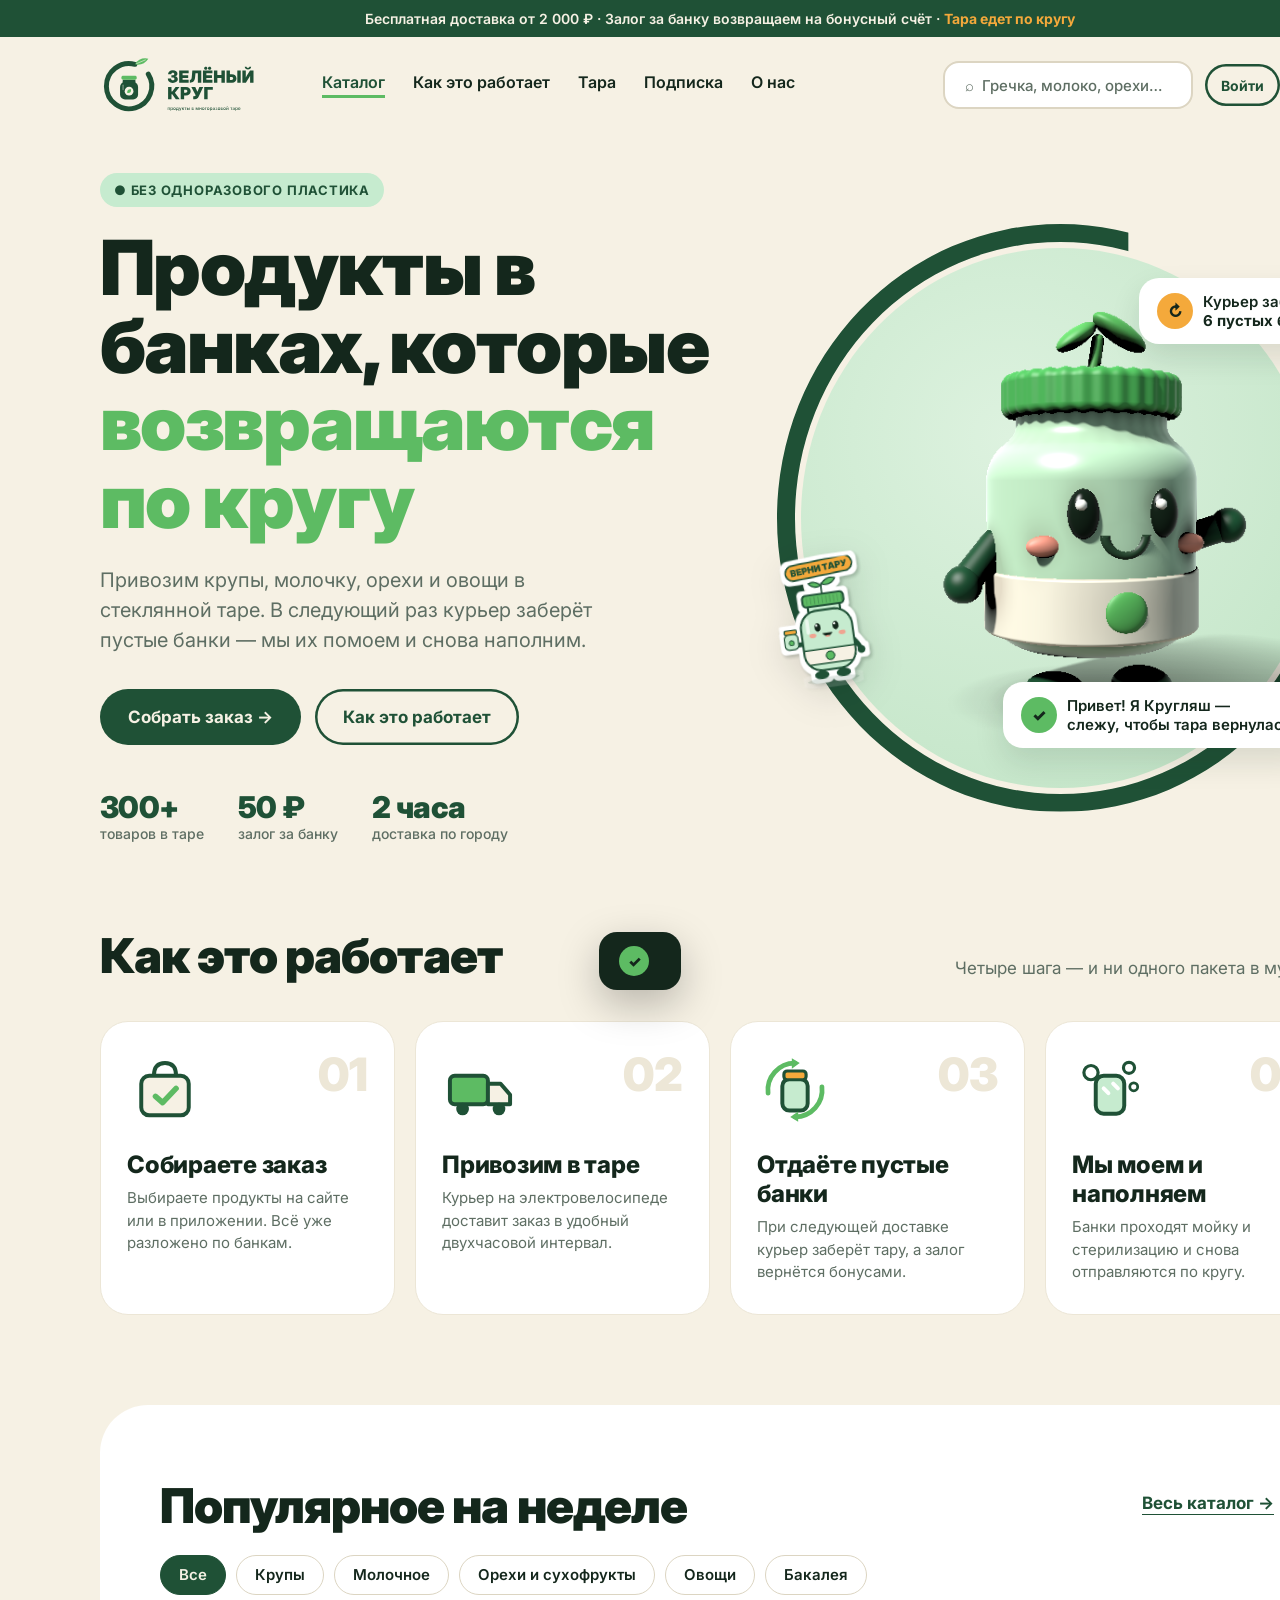
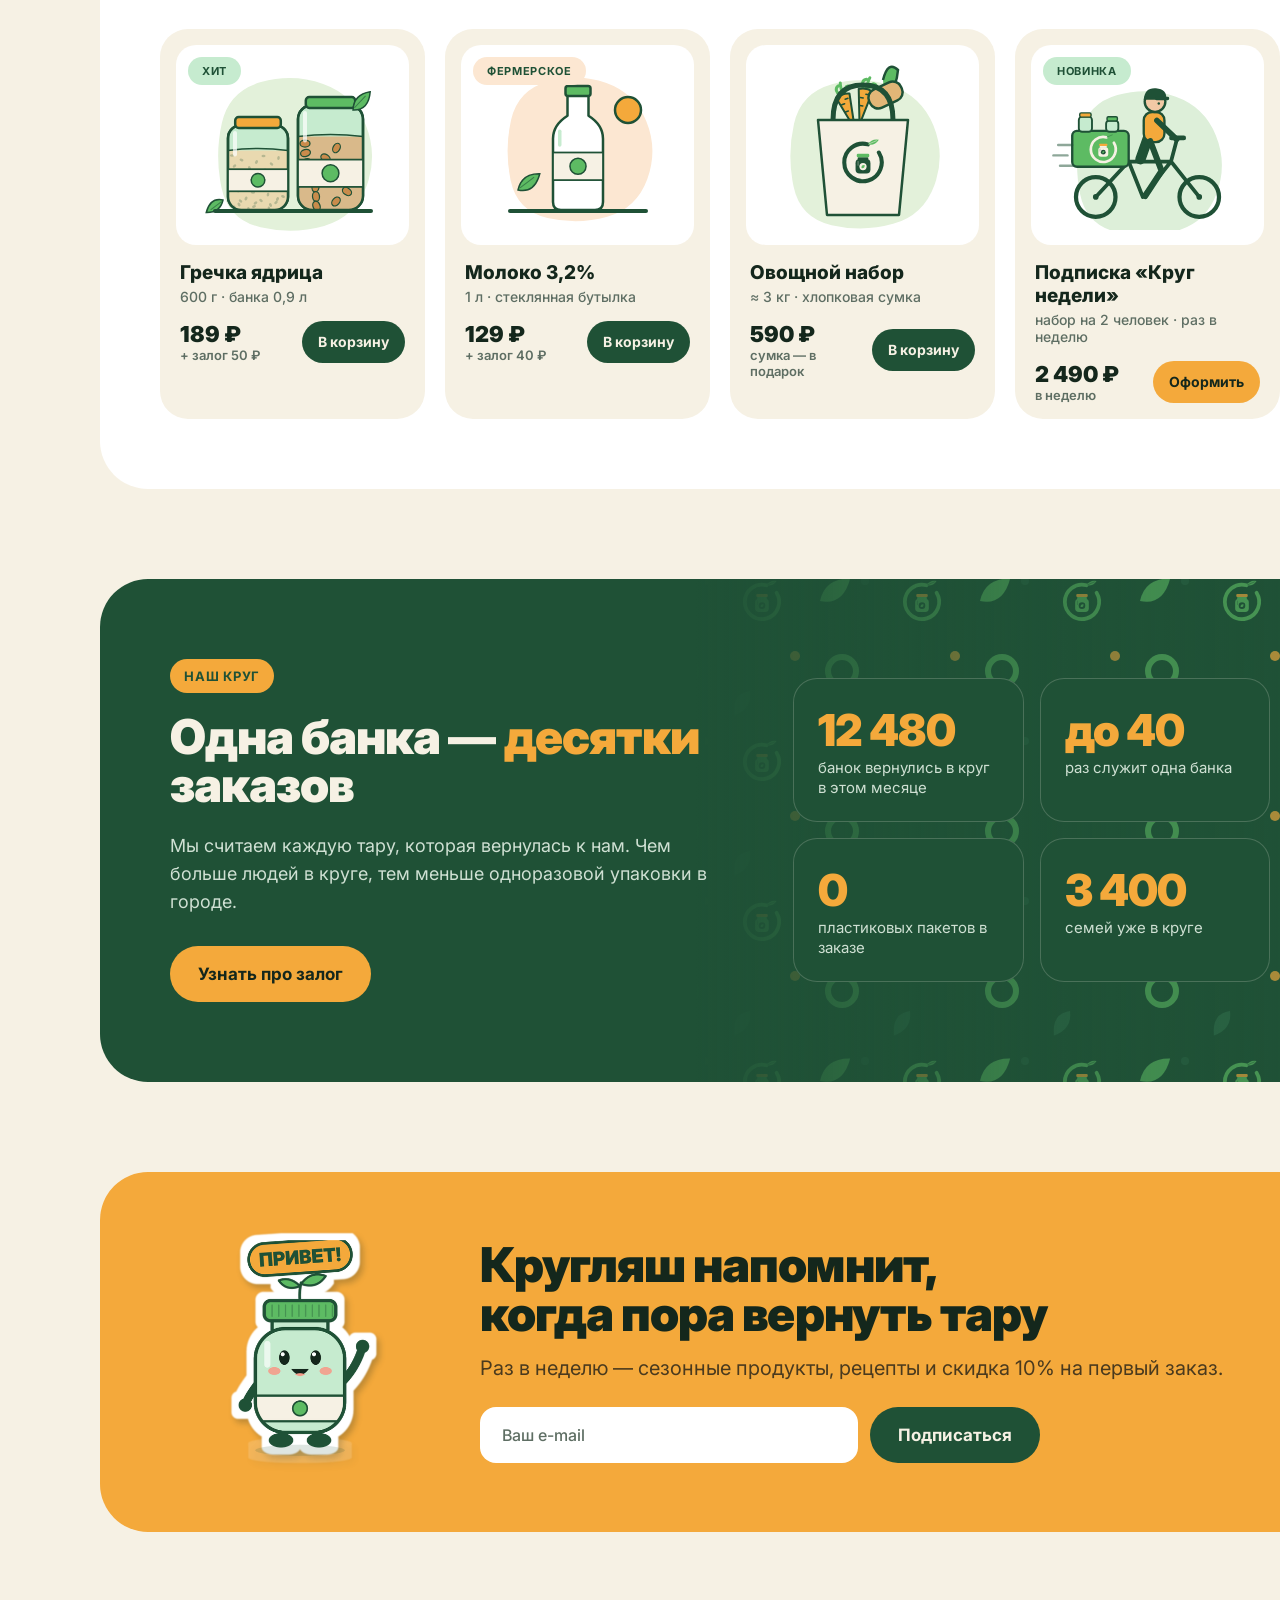
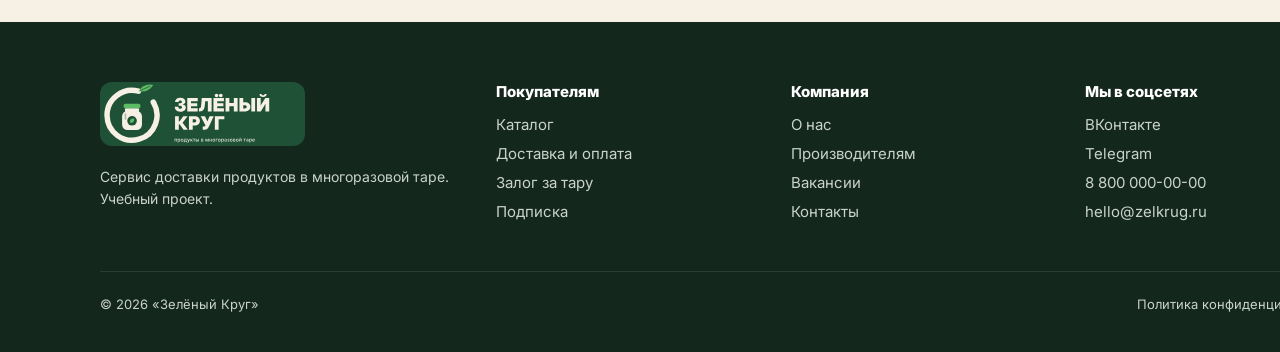
<file: index.html>
<!DOCTYPE html>
<html lang="ru"><head><meta charset="utf-8">
<title>Зелёный Круг</title>
<meta http-equiv="refresh" content="0; url=docs/index.html">
<link rel="canonical" href="docs/index.html">
<style>body{font-family:sans-serif;background:#F6F1E4;color:#1F5136;display:grid;place-items:center;height:100vh;margin:0}</style>
</head><body><p>Открываем сайт… <a href="docs/index.html">Перейти вручную</a></p>
<script>location.replace('docs/index.html')</script></body></html>
</file>
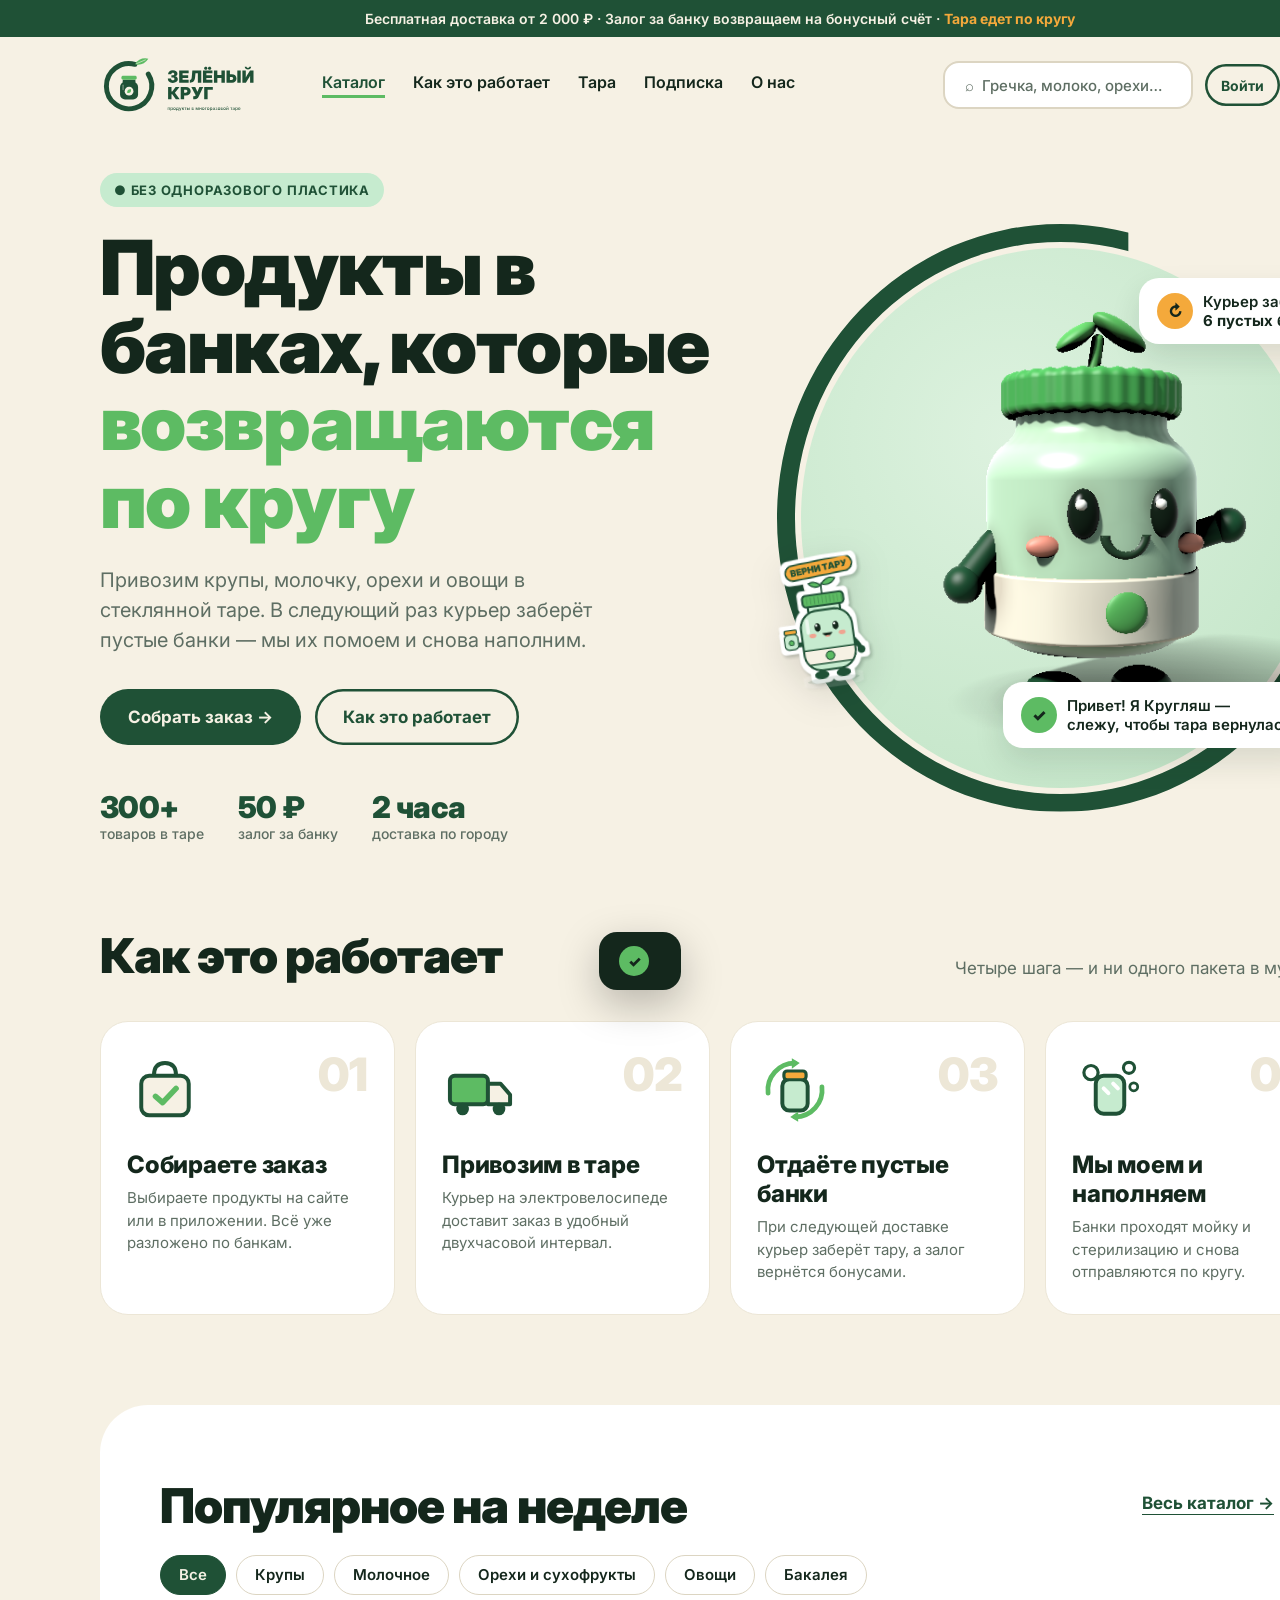
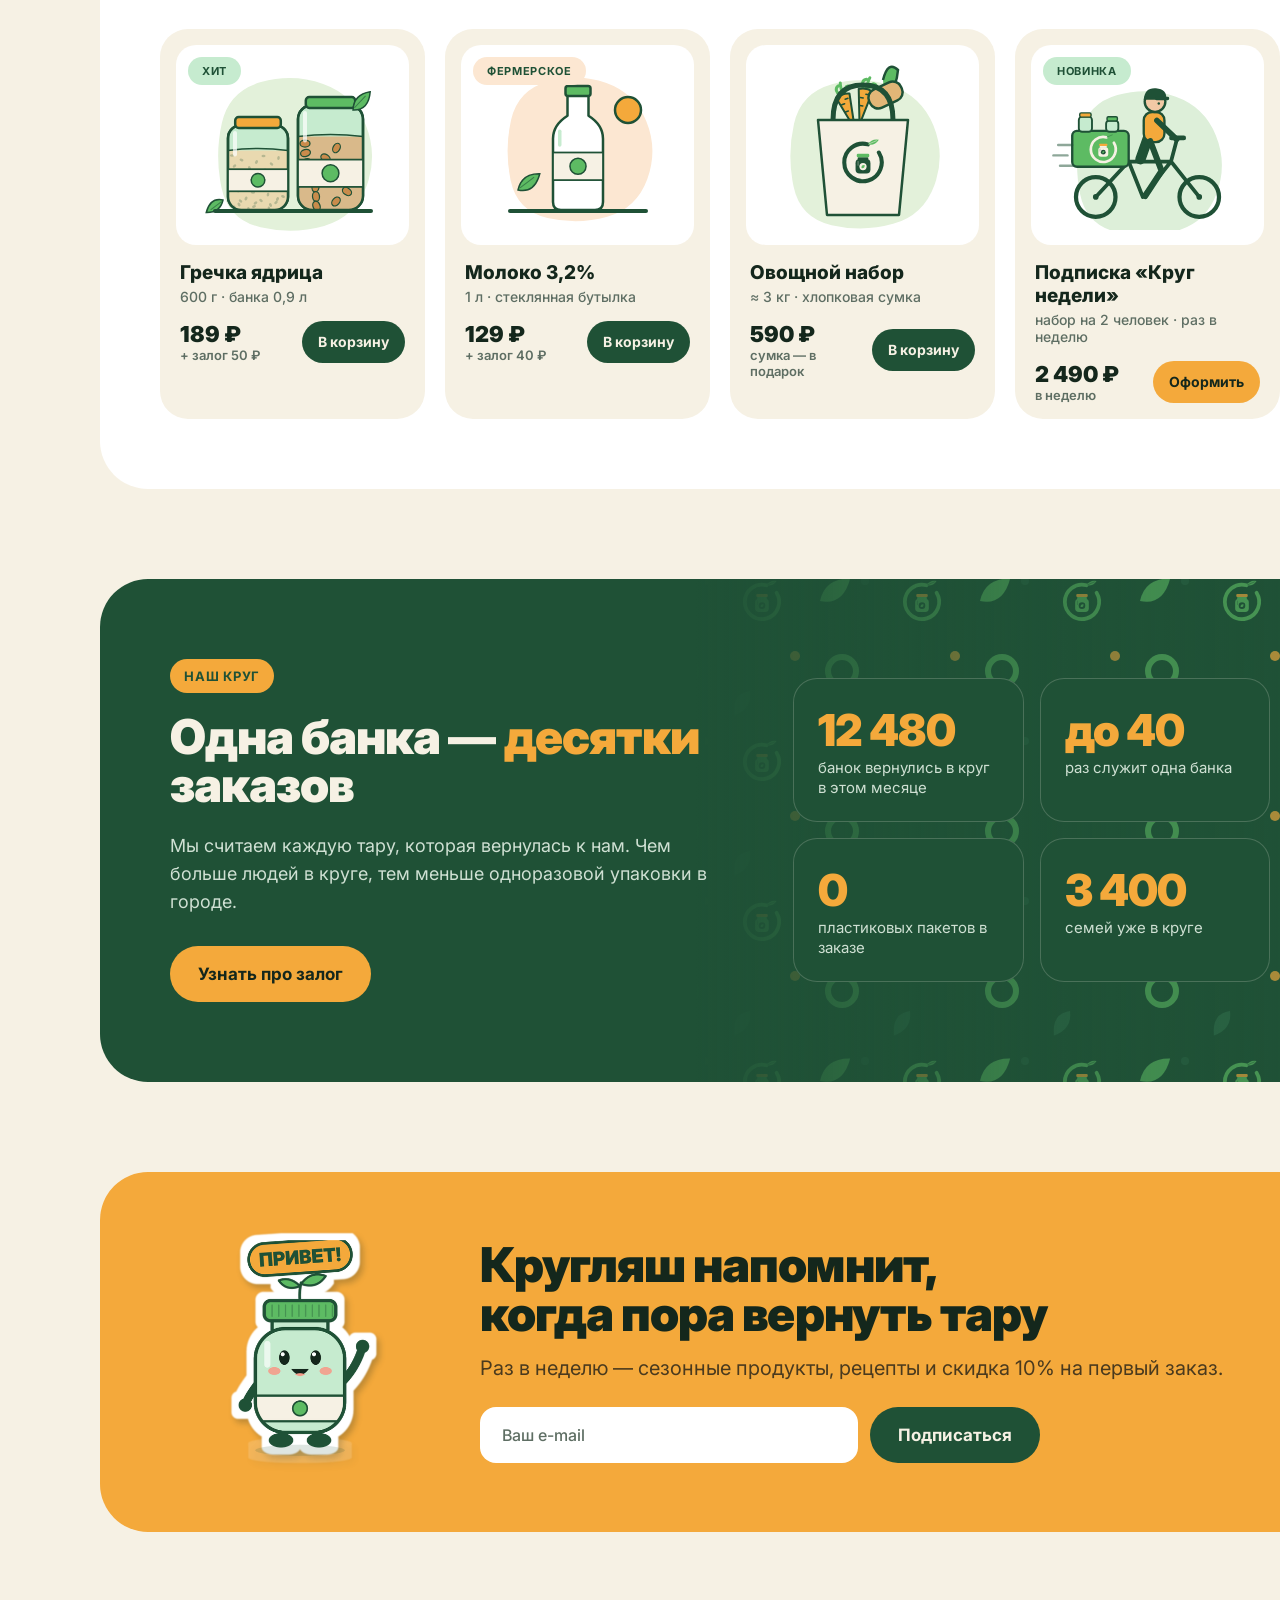
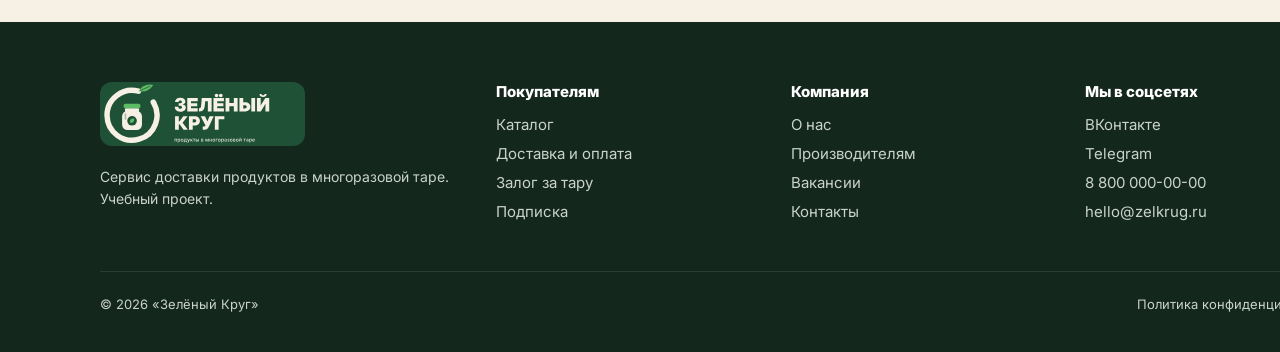
<file: docs/index.html>
<!DOCTYPE html>
<html lang="ru"><head><meta charset="utf-8">
<meta name="color-scheme" content="only light"><meta name="darkreader-lock">
<link rel="preconnect" href="https://fonts.googleapis.com"><link rel="preconnect" href="https://fonts.gstatic.com" crossorigin>
<link href="https://fonts.googleapis.com/css2?family=Inter:wght@400;500;600;700;800;900&display=swap" rel="stylesheet">
<title>Зелёный Круг — продукты в многоразовой таре</title>
<link rel="icon" href="assets/favicon.svg"><link rel="stylesheet" href="style.css">
<style>
body{width:1440px}
.wrap{width:1240px;margin:0 auto}
.topbar{background:var(--dark);color:var(--cream);font:600 14px Inter,system-ui,-apple-system,"Segoe UI",Roboto,Arial,sans-serif;text-align:center;padding:10px 0}
.topbar b{color:var(--pumpkin)}
header{display:flex;align-items:center;gap:36px;height:96px}
header img{height:58px}
nav{display:flex;gap:28px;font:600 16px Inter,system-ui,-apple-system,"Segoe UI",Roboto,Arial,sans-serif}
nav a{color:var(--ink);text-decoration:none}
nav a.on{color:var(--dark);box-shadow:inset 0 -3px 0 var(--green);padding-bottom:6px}
.hdr-right{margin-left:auto;display:flex;gap:12px;align-items:center}
.search{width:250px;height:48px;font-size:15px}
.cart{position:relative;width:48px;height:48px;border-radius:50%;background:var(--dark);display:grid;place-items:center}
.cart i{position:absolute;top:-4px;right:-4px;background:var(--pumpkin);color:var(--ink);font:800 12px Inter,system-ui,-apple-system,"Segoe UI",Roboto,Arial,sans-serif;width:22px;height:22px;border-radius:50%;display:grid;place-items:center;font-style:normal}
.hero{display:grid;grid-template-columns:1.05fr .95fr;gap:20px;align-items:center;padding:40px 0 70px}
.hero h1 span{color:var(--green)}
.hero p.lead{margin:26px 0 34px;max-width:540px}
.hero .ctas{display:flex;gap:14px}
.facts{display:flex;gap:34px;margin-top:44px}
.facts div{font:500 14px Inter,system-ui,-apple-system,"Segoe UI",Roboto,Arial,sans-serif;color:var(--muted)}
.facts b{display:block;font:900 30px "Inter Display",Inter,system-ui,-apple-system,"Segoe UI",Roboto,Arial,sans-serif;color:var(--dark);letter-spacing:-.02em}
.stage{position:relative;height:580px}
.stage .disc{position:absolute;inset:30px 20px 10px 40px;border-radius:50%;background:radial-gradient(circle at 40% 35%,#DDF2DF,#BFE3C4)}
.stage .ring{position:absolute;inset:6px -4px -14px 16px;border-radius:50%;border:18px solid var(--dark);clip-path:polygon(0 0,62% 0,62% 30%,100% 30%,100% 100%,0 100%)}
.stage .m3d{position:absolute;left:70px;top:40px;width:520px}
.stage .st{position:absolute;width:150px;filter:drop-shadow(0 10px 18px rgba(0,0,0,.12))}
.bubble{position:absolute;background:#fff;border-radius:20px;padding:14px 18px;font:600 15px Inter,system-ui,-apple-system,"Segoe UI",Roboto,Arial,sans-serif;box-shadow:0 14px 30px rgba(20,39,28,.12);display:flex;gap:10px;align-items:center}
.bubble .dot{width:36px;height:36px;border-radius:50%;background:var(--pumpkin);display:grid;place-items:center;font:900 16px "Inter Display",Inter,system-ui,-apple-system,"Segoe UI",Roboto,Arial,sans-serif}
section{padding:90px 0}
.sec-head{display:flex;justify-content:space-between;align-items:end;margin-bottom:40px}
.steps{display:grid;grid-template-columns:repeat(4,1fr);gap:20px}
.step{background:#fff;border-radius:var(--r-lg);padding:30px 26px;position:relative;border:1.5px solid #ECE6D6}
.step img{width:76px;height:76px}
.step .n{position:absolute;top:24px;right:26px;font:900 46px "Inter Display",Inter,system-ui,-apple-system,"Segoe UI",Roboto,Arial,sans-serif;color:#EDE7D7}
.step h3{margin:18px 0 8px}
.step p{color:var(--muted);line-height:1.5;font-size:15px}
.cat{background:#fff;border-radius:48px;padding:70px 60px}
.chips{display:flex;gap:10px;margin-bottom:34px}
.grid4{display:grid;grid-template-columns:repeat(4,1fr);gap:20px}
.prod{background:var(--cream);border-radius:var(--r-lg);padding:16px;border:0}
.prod .im{height:200px;border-radius:20px;background:#fff;display:grid;place-items:center;overflow:hidden;position:relative}
.prod .im img{height:190px}
.prod .im .tag{position:absolute;left:12px;top:12px;height:28px;font-size:11px}
.prod h4{font:800 19px "Inter Display",Inter,system-ui,-apple-system,"Segoe UI",Roboto,Arial,sans-serif;margin:16px 4px 4px}
.prod .meta{font:500 14px Inter,system-ui,-apple-system,"Segoe UI",Roboto,Arial,sans-serif;color:var(--muted);margin:0 4px 16px}
.prod .row{display:flex;align-items:center;justify-content:space-between;margin:0 4px}
.prod .price{font:900 22px "Inter Display",Inter,system-ui,-apple-system,"Segoe UI",Roboto,Arial,sans-serif} .prod .price small{font:600 13px Inter,system-ui,-apple-system,"Segoe UI",Roboto,Arial,sans-serif;color:var(--muted);display:block}
.eco{background:linear-gradient(90deg,#1F5136 0,#1F5136 48%,rgba(31,81,54,.55) 75%,rgba(31,81,54,.3)),url(assets/pattern_dark_preview.svg) center/960px,#1F5136;border-radius:48px;color:var(--cream);padding:80px 70px;display:grid;grid-template-columns:1.1fr .9fr;gap:40px;align-items:center;position:relative;overflow:hidden}
.eco h2{color:var(--cream)} .eco h2 span{color:var(--pumpkin)}
.eco p{color:#CFE0D3;font-size:18px;line-height:1.55;margin:22px 0 30px;max-width:540px}
.eco .nums{display:grid;grid-template-columns:1fr 1fr;gap:16px}
.eco .num{background:rgba(246,241,228,.08);border:1.5px solid rgba(246,241,228,.2);border-radius:24px;padding:24px;backdrop-filter:blur(4px);background-color:#1F5136}
.eco .num b{font:900 44px "Inter Display",Inter,system-ui,-apple-system,"Segoe UI",Roboto,Arial,sans-serif;color:var(--pumpkin);display:block;letter-spacing:-.02em}
.eco .num span{font-size:15px;color:#CFE0D3}
.sub{display:grid;grid-template-columns:auto 1fr;gap:50px;align-items:center;background:var(--pumpkin);border-radius:48px;padding:50px 70px}
.sub img{width:260px}
.sub form{display:flex;gap:12px;margin-top:24px;max-width:560px}
.sub .input{border-color:transparent}
footer{background:var(--ink);color:#C9D3CC;padding:60px 0 40px;margin-top:90px}
footer .cols{display:grid;grid-template-columns:1.4fr 1fr 1fr 1fr;gap:40px}
footer h5{font:800 15px Inter,system-ui,-apple-system,"Segoe UI",Roboto,Arial,sans-serif;color:#fff;margin-bottom:14px}
footer li{list-style:none;font-size:15px;margin-bottom:10px}
footer .bot{border-top:1px solid #2B3D31;margin-top:40px;padding-top:24px;font-size:13px;display:flex;justify-content:space-between}
</style></head><body>
<div class="topbar">Бесплатная доставка от 2 000 ₽ · Залог за банку возвращаем на бонусный счёт · <b>Тара едет по кругу</b></div>
<div class="wrap">
<header>
  <img src="assets/logo_horizontal.svg" alt="Зелёный Круг">
  <nav><a class="on" data-go="catalog">Каталог</a><a data-go="how">Как это работает</a><a data-go="eco">Тара</a><a data-go="sub">Подписка</a><a data-go="footer">О нас</a></nav>
  <div class="hdr-right">
    <input id="search" class="input search" placeholder="⌕  Гречка, молоко, орехи…">
    <button class="btn btn-secondary btn-sm" data-toast="Личный кабинет появится в следующей версии">Войти</button>
    <div class="cart"><svg width="22" height="22" viewBox="0 0 24 24" fill="none" stroke="#F6F1E4" stroke-width="2.4" stroke-linecap="round"><path d="M5 8h14l-1.5 12h-11z"/><path d="M9 8a3 3 0 0 1 6 0"/></svg><i id="cartCount">3</i></div>
  </div>
</header>

<div class="hero">
  <div>
    <span class="tag">● без одноразового пластика</span>
    <h1 class="display" style="margin-top:22px">Продукты в банках, которые <span>возвращаются по&nbsp;кругу</span></h1>
    <p class="lead">Привозим крупы, молочку, орехи и овощи в стеклянной таре. В следующий раз курьер заберёт пустые банки — мы их помоем и снова наполним.</p>
    <div class="ctas"><button class="btn btn-primary" data-go="catalog">Собрать заказ →</button><button class="btn btn-secondary" data-go="how">Как это работает</button></div>
    <div class="facts"><div><b>300+</b>товаров в таре</div><div><b>50 ₽</b>залог за банку</div><div><b>2 часа</b>доставка по городу</div></div>
  </div>
  <div class="stage">
    <div class="disc"></div><div class="ring"></div>
    <img class="m3d" src="assets/mascot_wave.png">
    <img class="st" src="assets/sticker_vozvrat.png" style="left:-10px;top:330px;transform:rotate(-8deg)">
    <div class="bubble" style="right:0;top:60px"><div class="dot">↻</div><div>Курьер забрал<br><b>6 пустых банок</b></div></div>
    <div class="bubble" style="right:30px;bottom:50px"><div class="dot" style="background:var(--green)">✓</div><div>Привет! Я Кругляш —<br>слежу, чтобы тара вернулась</div></div>
  </div>
</div>
</div>

<section id="how" style="padding-top:20px"><div class="wrap">
  <div class="sec-head"><h2 class="display">Как это работает</h2><p class="lead" style="max-width:420px;font-size:17px">Четыре шага — и ни одного пакета в мусорке.</p></div>
  <div class="steps">
    <div class="step"><span class="n">01</span><img src="assets/icon_order.svg"><h3>Собираете заказ</h3><p>Выбираете продукты на сайте или в приложении. Всё уже разложено по банкам.</p></div>
    <div class="step"><span class="n">02</span><img src="assets/icon_deliver.svg"><h3>Привозим в таре</h3><p>Курьер на электровелосипеде доставит заказ в удобный двухчасовой интервал.</p></div>
    <div class="step"><span class="n">03</span><img src="assets/icon_return.svg"><h3>Отдаёте пустые банки</h3><p>При следующей доставке курьер заберёт тару, а залог вернётся бонусами.</p></div>
    <div class="step"><span class="n">04</span><img src="assets/icon_wash.svg"><h3>Мы моем и наполняем</h3><p>Банки проходят мойку и стерилизацию и снова отправляются по кругу.</p></div>
  </div>
</div></section>

<div class="wrap" id="catalog"><div class="cat">
  <div class="sec-head" style="margin-bottom:24px"><h2 class="display">Популярное на неделе</h2><button class="btn btn-ghost" data-toast="Полный каталог — 300+ товаров — в следующей версии">Весь каталог →</button></div>
  <div class="chips"><span class="chip active" data-f="all">Все</span><span class="chip" data-f="krupy">Крупы</span><span class="chip" data-f="moloko">Молочное</span><span class="chip" data-f="orehi">Орехи и сухофрукты</span><span class="chip" data-f="ovoshi">Овощи</span><span class="chip" data-f="bakaleya">Бакалея</span></div>
  <div class="grid4">
    <div class="prod" data-cat="krupy orehi bakaleya"><div class="im"><span class="tag">хит</span><img src="assets/ill_jars.svg"></div><h4>Гречка ядрица</h4><div class="meta">600 г · банка 0,9 л</div><div class="row"><div class="price">189 ₽<small>+ залог 50 ₽</small></div><button class="btn btn-primary btn-sm" data-add="Гречка ядрица">В корзину</button></div></div>
    <div class="prod" data-cat="moloko"><div class="im"><span class="tag" style="background:#FCE7D2">фермерское</span><img src="assets/ill_milk.svg"></div><h4>Молоко 3,2%</h4><div class="meta">1 л · стеклянная бутылка</div><div class="row"><div class="price">129 ₽<small>+ залог 40 ₽</small></div><button class="btn btn-primary btn-sm" data-add="Молоко 3,2%">В корзину</button></div></div>
    <div class="prod" data-cat="ovoshi"><div class="im"><img src="assets/ill_bag.svg"></div><h4>Овощной набор</h4><div class="meta">≈ 3 кг · хлопковая сумка</div><div class="row"><div class="price">590 ₽<small>сумка — в подарок</small></div><button class="btn btn-primary btn-sm" data-add="Овощной набор">В корзину</button></div></div>
    <div class="prod" data-cat="krupy moloko ovoshi"><div class="im"><span class="tag">новинка</span><img src="assets/ill_courier.svg" style="height:170px"></div><h4>Подписка «Круг недели»</h4><div class="meta">набор на 2 человек · раз в неделю</div><div class="row"><div class="price">2 490 ₽<small>в неделю</small></div><button class="btn btn-accent btn-sm" data-add="Подписка «Круг недели»">Оформить</button></div></div>
  </div>
  <p id="empty" style="display:none;padding:40px 0;text-align:center;color:var(--muted);font-size:18px">Скоро здесь появятся товары — Кругляш уже моет банки</p>
</div></div>

<section id="eco"><div class="wrap"><div class="eco">
  <div><span class="tag" style="background:var(--pumpkin)">наш круг</span>
    <h2 class="display" style="margin-top:20px">Одна банка — <span>десятки</span> заказов</h2>
    <p>Мы считаем каждую тару, которая вернулась к нам. Чем больше людей в круге, тем меньше одноразовой упаковки в городе.</p>
    <button class="btn btn-accent" data-toast="Залог 50 ₽ за банку возвращается бонусами, когда курьер забирает тару">Узнать про залог</button></div>
  <div class="nums">
    <div class="num"><b>12 480</b><span>банок вернулись в круг в этом месяце</span></div>
    <div class="num"><b>до 40</b><span>раз служит одна банка</span></div>
    <div class="num"><b>0</b><span>пластиковых пакетов в заказе</span></div>
    <div class="num"><b>3 400</b><span>семей уже в круге</span></div>
  </div>
</div></div></section>

<div class="wrap" id="sub"><div class="sub">
  <img src="assets/sticker_privet.png">
  <div><h2 class="display">Кругляш напомнит,<br>когда пора вернуть тару</h2>
    <p class="lead" style="color:#4A3A1E;margin-top:14px">Раз в неделю — сезонные продукты, рецепты и скидка 10% на первый заказ.</p>
    <form id="subForm" novalidate><input class="input" type="email" placeholder="Ваш e-mail"><button class="btn btn-primary" type="submit">Подписаться</button></form></div>
</div></div>

<footer id="footer"><div class="wrap">
  <div class="cols">
    <div><img src="assets/logo_horizontal_dark.svg" style="height:64px;border-radius:12px"><p style="margin-top:16px;line-height:1.6;font-size:14px">Сервис доставки продуктов в многоразовой таре. Учебный проект.</p></div>
    <div><h5>Покупателям</h5><ul><li>Каталог</li><li>Доставка и оплата</li><li>Залог за тару</li><li>Подписка</li></ul></div>
    <div><h5>Компания</h5><ul><li>О нас</li><li>Производителям</li><li>Вакансии</li><li>Контакты</li></ul></div>
    <div><h5>Мы в соцсетях</h5><ul><li>ВКонтакте</li><li>Telegram</li><li>8 800 000-00-00</li><li>hello@zelkrug.ru</li></ul></div>
  </div>
  <div class="bot"><span>© 2026 «Зелёный Круг»</span><span>Политика конфиденциальности</span></div>
</div></footer>

<div class="toast-box" id="toast"><div class="d">✓</div><span id="toastText"></span></div>
<script>
const toast=(t)=>{const b=document.getElementById('toast');document.getElementById('toastText').textContent=t;b.classList.add('show');clearTimeout(window._tt);window._tt=setTimeout(()=>b.classList.remove('show'),2600)};
const go=(id)=>document.getElementById(id)?.scrollIntoView({behavior:'smooth',block:'start'});
document.querySelectorAll('[data-go]').forEach(el=>el.addEventListener('click',e=>{e.preventDefault();go(el.dataset.go)}));
let cart=Number(document.getElementById('cartCount')?.textContent||0);
document.querySelectorAll('[data-add]').forEach(b=>b.addEventListener('click',()=>{
  cart++;const c=document.getElementById('cartCount');if(c){c.textContent=cart;c.parentElement.classList.remove('bump');void c.offsetWidth;c.parentElement.classList.add('bump')}
  const old=b.textContent;b.textContent='✓ Добавлено';b.classList.add('done');setTimeout(()=>{b.textContent=old;b.classList.remove('done')},1400);
  toast(b.dataset.add+' — в корзине. Тара поедет по кругу!')}));
document.querySelectorAll('.chips .chip').forEach(ch=>ch.addEventListener('click',()=>{
  document.querySelectorAll('.chips .chip').forEach(c=>c.classList.remove('active'));ch.classList.add('active');
  const f=ch.dataset.f;let n=0;
  document.querySelectorAll('.prod').forEach(p=>{const ok=f==='all'||p.dataset.cat.split(' ').includes(f);p.style.display=ok?'':'none';if(ok)n++});
  const e=document.getElementById('empty');if(e)e.style.display=n?'none':'block'}));
document.querySelectorAll('[data-toast]').forEach(b=>b.addEventListener('click',()=>toast(b.dataset.toast)));
const cartBtn=document.querySelector('.cart');if(cartBtn)cartBtn.addEventListener('click',()=>toast('В корзине товаров: '+cart));
const f=document.getElementById('subForm');if(f)f.addEventListener('submit',e=>{e.preventDefault();const i=f.querySelector('input');
  if(/^[^@\s]+@[^@\s]+\.[^@\s]+$/.test(i.value)){i.classList.remove('error');toast('Готово! Кругляш напишет на '+i.value);i.value=''}
  else{i.classList.add('error');toast('Проверь адрес почты — похоже, в нём ошибка')}});
const sr=document.getElementById('search');if(sr)sr.addEventListener('keydown',e=>{if(e.key==='Enter'){toast('Ищем «'+sr.value+'»… Поиск появится в следующей версии');}});
</script>
</body></html>
</file>
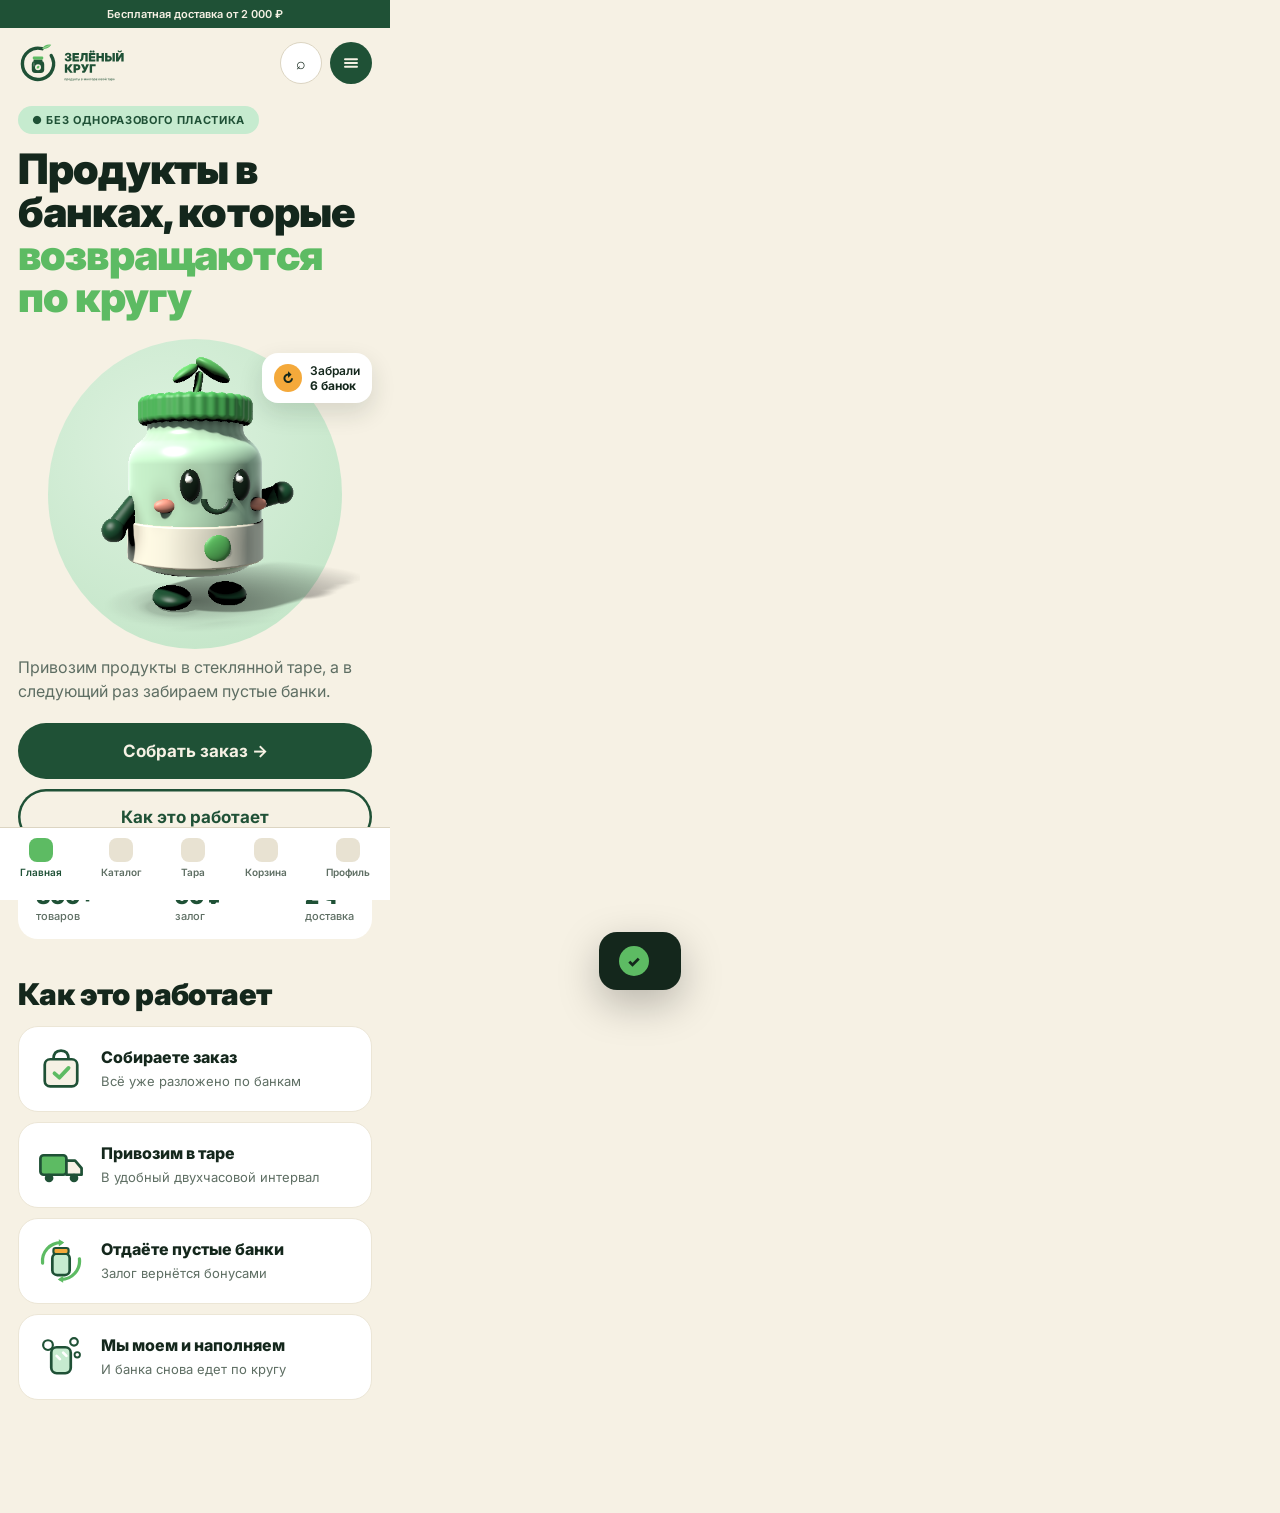
<file: docs/mobile.html>
<!DOCTYPE html>
<html lang="ru"><head><meta charset="utf-8">
<meta name="color-scheme" content="only light"><meta name="darkreader-lock">
<link rel="preconnect" href="https://fonts.googleapis.com"><link rel="preconnect" href="https://fonts.gstatic.com" crossorigin>
<link href="https://fonts.googleapis.com/css2?family=Inter:wght@400;500;600;700;800;900&display=swap" rel="stylesheet">
<meta name="viewport" content="width=device-width,initial-scale=1">
<title>Зелёный Круг — мобильная версия</title><link rel="stylesheet" href="style.css">
<style>
body{width:390px}
.top{background:var(--dark);color:var(--cream);font:600 11px Inter,system-ui,-apple-system,"Segoe UI",Roboto,Arial,sans-serif;text-align:center;padding:7px 10px}
header{display:flex;align-items:center;justify-content:space-between;padding:14px 18px}
header img{height:40px}
.ic{width:42px;height:42px;border-radius:50%;display:grid;place-items:center;background:#fff;border:1.5px solid var(--line)}
.ic.dark{background:var(--dark);border:0}
.hero{padding:8px 18px 30px}
h1.display{font-size:42px;margin-top:14px}
h1 span{color:var(--green)}
.stage{position:relative;height:320px;margin:10px 0 6px}
.disc{position:absolute;left:30px;right:30px;top:10px;height:310px;border-radius:50%;background:radial-gradient(circle at 40% 35%,#DDF2DF,#BFE3C4)}
.stage img{position:absolute;left:50%;transform:translateX(-50%);top:-6px;width:330px}
.bubble{position:absolute;background:#fff;border-radius:16px;padding:10px 12px;font:600 12px Inter,system-ui,-apple-system,"Segoe UI",Roboto,Arial,sans-serif;box-shadow:0 10px 24px rgba(20,39,28,.14);display:flex;gap:8px;align-items:center}
.dot{width:28px;height:28px;border-radius:50%;background:var(--pumpkin);display:grid;place-items:center;font:900 13px "Inter Display",Inter,system-ui,-apple-system,"Segoe UI",Roboto,Arial,sans-serif}
p.lead{font-size:16px}
.ctas{display:flex;flex-direction:column;gap:10px;margin-top:20px}
.ctas .btn{width:100%;justify-content:center}
.facts{display:flex;justify-content:space-between;margin-top:22px;background:#fff;border-radius:20px;padding:16px 18px}
.facts div{font:500 11px Inter,system-ui,-apple-system,"Segoe UI",Roboto,Arial,sans-serif;color:var(--muted)}
.facts b{display:block;font:900 22px "Inter Display",Inter,system-ui,-apple-system,"Segoe UI",Roboto,Arial,sans-serif;color:var(--dark)}
.how{padding:10px 18px 30px}
.how h2{font-size:30px;margin-bottom:16px}
.step{display:flex;gap:14px;background:#fff;border-radius:20px;padding:16px;margin-bottom:10px;align-items:center;border:1.5px solid #ECE6D6}
.step img{width:52px;height:52px;flex:none}
.step b{font:800 16px "Inter Display",Inter,system-ui,-apple-system,"Segoe UI",Roboto,Arial,sans-serif;display:block;margin-bottom:3px}
.step span{font-size:13px;color:var(--muted);line-height:1.4}
.tabbar{display:flex;justify-content:space-around;background:#fff;border-top:1px solid var(--line);padding:10px 0 22px;font:600 10px Inter,system-ui,-apple-system,"Segoe UI",Roboto,Arial,sans-serif;color:var(--muted)}
.tabbar div{display:flex;flex-direction:column;align-items:center;gap:4px}
.tabbar .on{color:var(--dark)}
.tabbar i{width:24px;height:24px;border-radius:8px;background:#E8E2D2;display:block}
.tabbar .on i{background:var(--green)}
</style></head><body>
<div class="top">Бесплатная доставка от 2 000 ₽</div>
<header><img src="assets/logo_horizontal.svg"><div style="display:flex;gap:8px"><div class="ic" data-toast="Поиск появится в следующей версии">⌕</div><div class="ic dark" id="burger" style="cursor:pointer"><svg width="18" height="18" viewBox="0 0 24 24" fill="none" stroke="#F6F1E4" stroke-width="2.6" stroke-linecap="round"><path d="M4 7h16M4 12h16M4 17h16"/></svg></div></div></header>
<div class="hero">
  <span class="tag" style="font-size:11px;height:28px">● без одноразового пластика</span>
  <h1 class="display">Продукты в банках, которые <span>возвращаются по&nbsp;кругу</span></h1>
  <div class="stage"><div class="disc"></div><img src="assets/mascot_wave.png">
    <div class="bubble" style="right:0;top:24px"><div class="dot">↻</div><div>Забрали<br><b>6 банок</b></div></div></div>
  <p class="lead">Привозим продукты в стеклянной таре, а в следующий раз забираем пустые банки.</p>
  <div class="ctas"><button class="btn btn-primary" data-toast="Каталог откроется в следующей версии">Собрать заказ →</button><button class="btn btn-secondary" data-go="how">Как это работает</button></div>
  <div class="facts"><div><b>300+</b>товаров</div><div><b>50 ₽</b>залог</div><div><b>2 ч</b>доставка</div></div>
</div>
<div class="how" id="how"><h2 class="display">Как это работает</h2>
  <div class="step"><img src="assets/icon_order.svg"><div><b>Собираете заказ</b><span>Всё уже разложено по банкам</span></div></div>
  <div class="step"><img src="assets/icon_deliver.svg"><div><b>Привозим в таре</b><span>В удобный двухчасовой интервал</span></div></div>
  <div class="step"><img src="assets/icon_return.svg"><div><b>Отдаёте пустые банки</b><span>Залог вернётся бонусами</span></div></div>
  <div class="step"><img src="assets/icon_wash.svg"><div><b>Мы моем и наполняем</b><span>И банка снова едет по кругу</span></div></div>
</div>
<div id="menu" style="position:fixed;inset:0;background:var(--dark);color:var(--cream);z-index:50;padding:30px 24px;display:none;flex-direction:column;gap:22px;font:800 30px "Inter Display",Inter,system-ui,-apple-system,"Segoe UI",Roboto,Arial,sans-serif">
<div style="text-align:right;font-size:36px;cursor:pointer" id="close">✕</div><a>Каталог</a><a data-go="how" class="mclose">Как это работает</a><a>Тара и залог</a><a>Подписка</a><a>О нас</a></div>
<div class="tabbar" style="position:sticky;bottom:0"><div class="on"><i></i>Главная</div><div><i></i>Каталог</div><div><i></i>Тара</div><div><i></i>Корзина</div><div><i></i>Профиль</div></div>

<div class="toast-box" id="toast"><div class="d">✓</div><span id="toastText"></span></div>
<script>
const toast=(t)=>{const b=document.getElementById('toast');document.getElementById('toastText').textContent=t;b.classList.add('show');clearTimeout(window._tt);window._tt=setTimeout(()=>b.classList.remove('show'),2600)};
const go=(id)=>document.getElementById(id)?.scrollIntoView({behavior:'smooth',block:'start'});
document.querySelectorAll('[data-go]').forEach(el=>el.addEventListener('click',e=>{e.preventDefault();go(el.dataset.go)}));
let cart=Number(document.getElementById('cartCount')?.textContent||0);
document.querySelectorAll('[data-add]').forEach(b=>b.addEventListener('click',()=>{
  cart++;const c=document.getElementById('cartCount');if(c){c.textContent=cart;c.parentElement.classList.remove('bump');void c.offsetWidth;c.parentElement.classList.add('bump')}
  const old=b.textContent;b.textContent='✓ Добавлено';b.classList.add('done');setTimeout(()=>{b.textContent=old;b.classList.remove('done')},1400);
  toast(b.dataset.add+' — в корзине. Тара поедет по кругу!')}));
document.querySelectorAll('.chips .chip').forEach(ch=>ch.addEventListener('click',()=>{
  document.querySelectorAll('.chips .chip').forEach(c=>c.classList.remove('active'));ch.classList.add('active');
  const f=ch.dataset.f;let n=0;
  document.querySelectorAll('.prod').forEach(p=>{const ok=f==='all'||p.dataset.cat.split(' ').includes(f);p.style.display=ok?'':'none';if(ok)n++});
  const e=document.getElementById('empty');if(e)e.style.display=n?'none':'block'}));
document.querySelectorAll('[data-toast]').forEach(b=>b.addEventListener('click',()=>toast(b.dataset.toast)));
const cartBtn=document.querySelector('.cart');if(cartBtn)cartBtn.addEventListener('click',()=>toast('В корзине товаров: '+cart));
const f=document.getElementById('subForm');if(f)f.addEventListener('submit',e=>{e.preventDefault();const i=f.querySelector('input');
  if(/^[^@\s]+@[^@\s]+\.[^@\s]+$/.test(i.value)){i.classList.remove('error');toast('Готово! Кругляш напишет на '+i.value);i.value=''}
  else{i.classList.add('error');toast('Проверь адрес почты — похоже, в нём ошибка')}});
const sr=document.getElementById('search');if(sr)sr.addEventListener('keydown',e=>{if(e.key==='Enter'){toast('Ищем «'+sr.value+'»… Поиск появится в следующей версии');}});

const m=document.getElementById('menu');document.getElementById('burger').onclick=()=>m.style.display='flex';
document.getElementById('close').onclick=()=>m.style.display='none';
document.querySelectorAll('.mclose').forEach(a=>a.addEventListener('click',()=>m.style.display='none'));
document.querySelectorAll('.tabbar div').forEach(t=>t.style.cursor='pointer');
document.querySelectorAll('.tabbar div:not(.on)').forEach(t=>t.addEventListener('click',()=>toast('Раздел «'+t.textContent.trim()+'» — в следующей версии')));
</script>
</body></html>
</file>
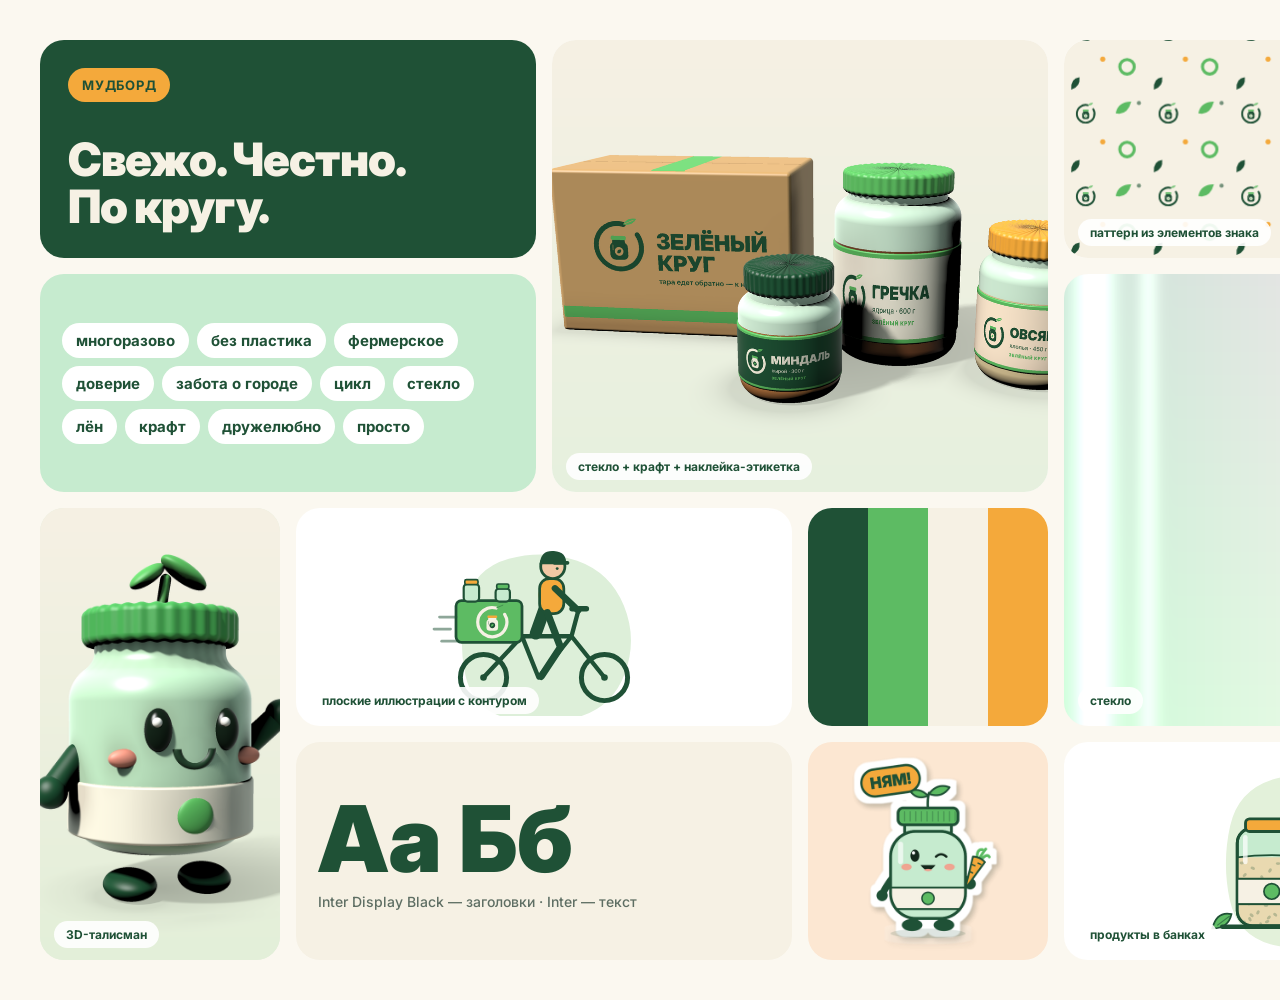
<file: docs/moodboard.html>
<!DOCTYPE html>
<html lang="ru"><head><meta charset="utf-8">
<meta name="color-scheme" content="only light"><meta name="darkreader-lock">
<link rel="preconnect" href="https://fonts.googleapis.com"><link rel="preconnect" href="https://fonts.gstatic.com" crossorigin>
<link href="https://fonts.googleapis.com/css2?family=Inter:wght@400;500;600;700;800;900&display=swap" rel="stylesheet">
<title>Мудборд — Зелёный Круг</title><link rel="stylesheet" href="style.css">
<style>
body{width:1600px;height:1000px;padding:40px;background:#FBF8F0}
.g{display:grid;grid-template-columns:repeat(6,1fr);grid-template-rows:repeat(4,1fr);gap:16px;height:920px}
.c{border-radius:24px;overflow:hidden;position:relative;background:#fff}
.c img{width:100%;height:100%;object-fit:cover;display:block}
.cap{position:absolute;left:14px;bottom:12px;background:rgba(255,255,255,.9);border-radius:99px;padding:6px 12px;font:700 12px Inter,system-ui,-apple-system,"Segoe UI",Roboto,Arial,sans-serif;color:var(--dark)}
.title{background:var(--dark);color:var(--cream);padding:28px;display:flex;flex-direction:column;justify-content:space-between}
.title h1{font-size:46px;color:var(--cream)}
.kw{display:flex;flex-wrap:wrap;gap:8px;padding:22px;align-content:center;background:var(--mint)}
.kw span{background:#fff;border-radius:99px;padding:8px 14px;font:700 15px Inter,system-ui,-apple-system,"Segoe UI",Roboto,Arial,sans-serif;color:var(--dark)}
.pal{display:flex}
.pal div{flex:1}
.type{padding:22px;background:var(--cream);display:flex;flex-direction:column;justify-content:center}
.type b{font:900 92px "Inter Display",Inter,system-ui,-apple-system,"Segoe UI",Roboto,Arial,sans-serif;color:var(--dark);line-height:1}
.type p{font:500 14px Inter,system-ui,-apple-system,"Segoe UI",Roboto,Arial,sans-serif;color:var(--muted);margin-top:8px}
</style></head><body>
<div class="g">
  <div class="c title" style="grid-column:1/3;grid-row:1/2"><span class="tag" style="background:var(--pumpkin);align-self:flex-start">мудборд</span><h1 class="display">Свежо. Честно.<br>По кругу.</h1></div>
  <div class="c" style="grid-column:3/5;grid-row:1/3"><img src="assets/pack_3d.png" style="object-position:40% 50%"><span class="cap">стекло + крафт + наклейка-этикетка</span></div>
  <div class="c" style="grid-column:5/7;grid-row:1/2"><img src="assets/pattern_preview.svg"><span class="cap">паттерн из элементов знака</span></div>
  <div class="c kw" style="grid-column:1/3;grid-row:2/3"><span>многоразово</span><span>без пластика</span><span>фермерское</span><span>доверие</span><span>забота о городе</span><span>цикл</span><span>стекло</span><span>лён</span><span>крафт</span><span>дружелюбно</span><span>просто</span></div>
  <div class="c" style="grid-column:5/6;grid-row:2/4"><img src="assets/tex_glass.png"><span class="cap">стекло</span></div>
  <div class="c" style="grid-column:6/7;grid-row:2/3"><img src="assets/tex_kraft.png"><span class="cap">крафт</span></div>
  <div class="c" style="grid-column:6/7;grid-row:3/4"><img src="assets/tex_linen.png"><span class="cap">лён</span></div>
  <div class="c" style="grid-column:1/2;grid-row:3/5;background:#E6F0DE"><img src="assets/mascot_hero.png" style="object-position:50% 40%"><span class="cap">3D-талисман</span></div>
  <div class="c" style="grid-column:2/4;grid-row:3/4;background:#fff"><img src="assets/ill_courier.svg" style="object-fit:contain;padding:10px"><span class="cap">плоские иллюстрации с контуром</span></div>
  <div class="c pal" style="grid-column:4/5;grid-row:3/4"><div style="background:#1F5136"></div><div style="background:#5DBB63"></div><div style="background:#F6F1E4"></div><div style="background:#F4A93B"></div></div>
  <div class="c type" style="grid-column:2/4;grid-row:4/5"><b>Аа Бб</b><p>Inter Display Black — заголовки · Inter — текст</p></div>
  <div class="c" style="grid-column:4/5;grid-row:4/5;background:#FCE7D2"><img src="assets/sticker_nyam.png" style="object-fit:contain"></div>
  <div class="c" style="grid-column:5/7;grid-row:4/5"><img src="assets/ill_jars.svg" style="object-fit:contain;background:#fff"><span class="cap">продукты в банках</span></div>
</div>
</body></html>
</file>
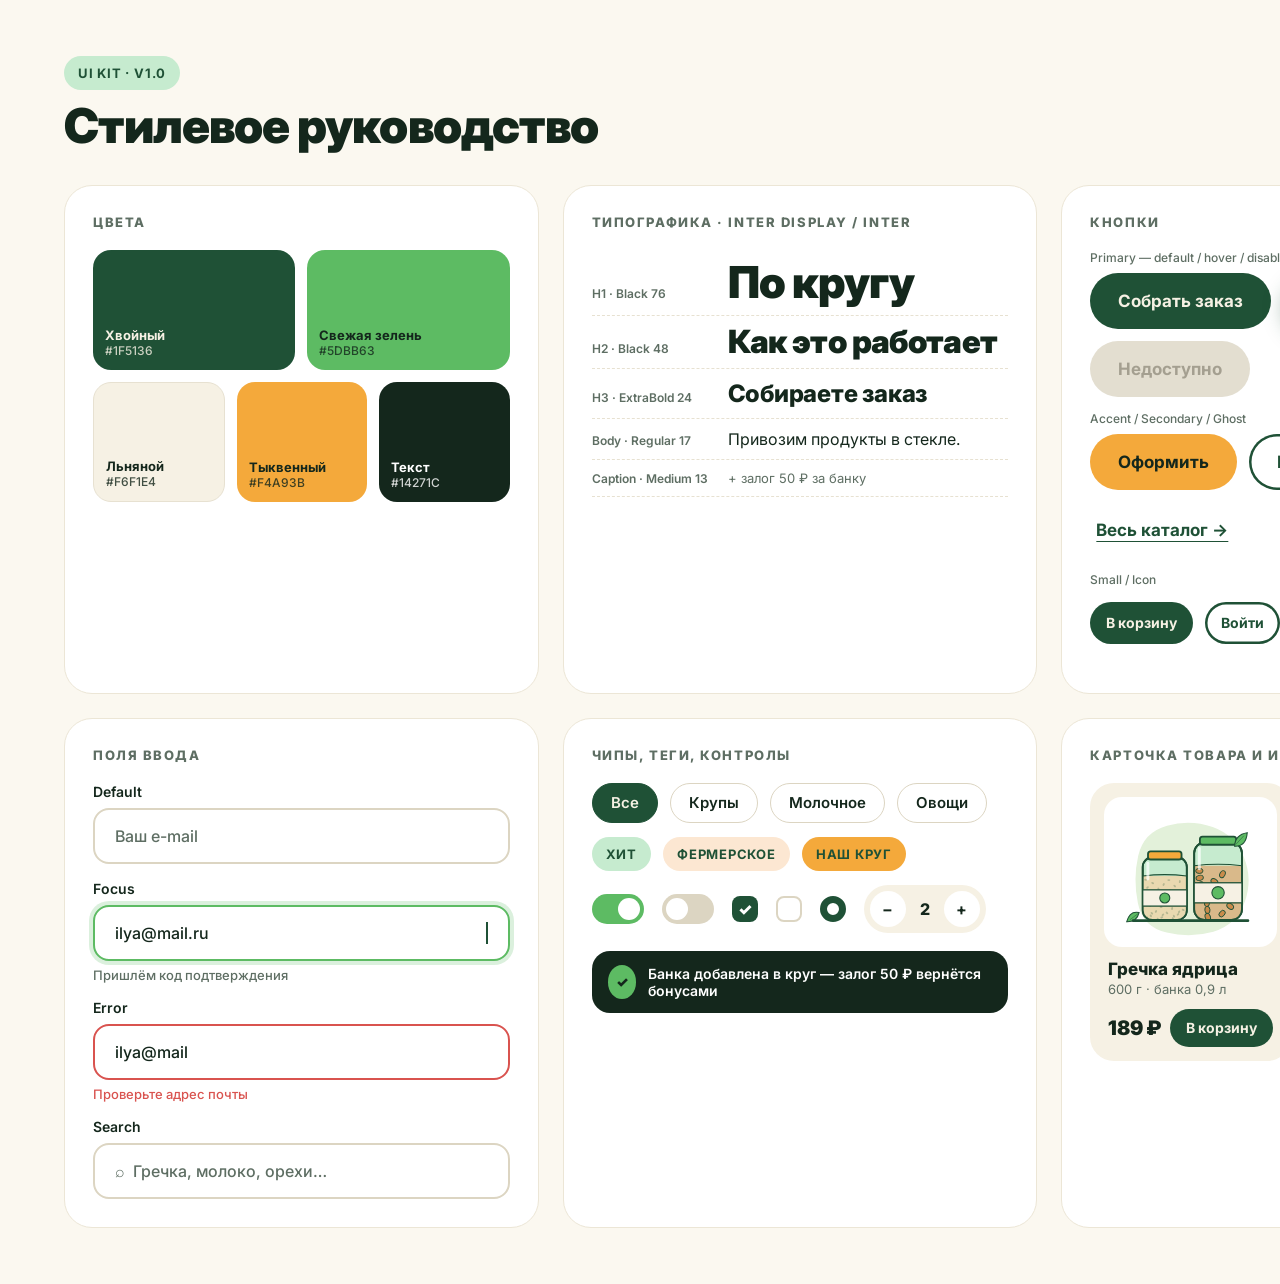
<file: docs/uikit.html>
<!DOCTYPE html>
<html lang="ru"><head><meta charset="utf-8">
<meta name="color-scheme" content="only light"><meta name="darkreader-lock">
<link rel="preconnect" href="https://fonts.googleapis.com"><link rel="preconnect" href="https://fonts.gstatic.com" crossorigin>
<link href="https://fonts.googleapis.com/css2?family=Inter:wght@400;500;600;700;800;900&display=swap" rel="stylesheet">
<title>UI Kit — Зелёный Круг</title><link rel="stylesheet" href="style.css">
<style>
body{width:1600px;padding:56px 64px;background:#FBF8F0}
.head{display:flex;justify-content:space-between;align-items:center;margin-bottom:34px}
.head img{height:56px}
.grid{display:grid;grid-template-columns:1fr 1fr 1fr;gap:24px}
.panel{background:#fff;border-radius:28px;padding:28px;border:1.5px solid #ECE6D6}
.panel h6{font:800 13px Inter,system-ui,-apple-system,"Segoe UI",Roboto,Arial,sans-serif;letter-spacing:.12em;text-transform:uppercase;color:var(--muted);margin-bottom:20px}
.sw{display:flex;gap:12px}
.sw div{flex:1;border-radius:18px;height:120px;padding:12px;display:flex;flex-direction:column;justify-content:flex-end;font:700 13px Inter,system-ui,-apple-system,"Segoe UI",Roboto,Arial,sans-serif}
.sw small{font:500 12px Inter,system-ui,-apple-system,"Segoe UI",Roboto,Arial,sans-serif;opacity:.8}
.row{display:flex;gap:12px;align-items:center;flex-wrap:wrap;margin-bottom:14px}
.lbl{font:500 12px Inter,system-ui,-apple-system,"Segoe UI",Roboto,Arial,sans-serif;color:var(--muted);width:100%;margin-bottom:-4px}
.ty div{display:flex;align-items:baseline;gap:16px;border-bottom:1px dashed #E7E1D1;padding:10px 0}
.ty span{font:600 12px Inter,system-ui,-apple-system,"Segoe UI",Roboto,Arial,sans-serif;color:var(--muted);width:120px;flex:none}
.toggle{width:52px;height:30px;border-radius:99px;background:var(--green);position:relative}
.toggle:after{content:"";position:absolute;right:4px;top:4px;width:22px;height:22px;border-radius:50%;background:#fff}
.toggle.off{background:#DCD5C2}.toggle.off:after{left:4px;right:auto}
.cb{width:26px;height:26px;border-radius:8px;background:var(--dark);display:grid;place-items:center;color:#fff;font-weight:900}
.cb.off{background:#fff;border:2px solid var(--line)}
.radio{width:26px;height:26px;border-radius:50%;border:7px solid var(--dark)}
.qty{display:flex;align-items:center;gap:14px;background:var(--cream);border-radius:99px;padding:6px;font:800 16px Inter,system-ui,-apple-system,"Segoe UI",Roboto,Arial,sans-serif}
.qty b{width:36px;height:36px;border-radius:50%;background:#fff;display:grid;place-items:center}
.icons img{width:64px;height:64px}
.prod{background:var(--cream);border-radius:24px;padding:14px}
.prod .im{height:150px;border-radius:18px;background:#fff;display:grid;place-items:center}
.prod .im img{height:140px}
.prod h4{font:800 17px "Inter Display",Inter,system-ui,-apple-system,"Segoe UI",Roboto,Arial,sans-serif;margin:12px 4px 2px}
.prod p{font-size:13px;color:var(--muted);margin:0 4px 12px}
.prod .r{display:flex;justify-content:space-between;align-items:center;margin:0 4px}
.toast{display:flex;gap:12px;align-items:center;background:var(--ink);color:#fff;border-radius:18px;padding:14px 16px;font:600 14px Inter,system-ui,-apple-system,"Segoe UI",Roboto,Arial,sans-serif}
.toast .d{width:34px;height:34px;border-radius:50%;background:var(--green);display:grid;place-items:center;color:var(--ink);font-weight:900}
</style></head><body>
<div class="head"><div><div class="tag">UI Kit · v1.0</div><h2 class="display" style="margin-top:12px">Стилевое руководство</h2></div><img src="assets/logo_horizontal.svg"></div>
<div class="grid">
  <div class="panel"><h6>Цвета</h6>
    <div class="sw"><div style="background:#1F5136;color:#F6F1E4">Хвойный<small>#1F5136</small></div><div style="background:#5DBB63;color:#14271C">Свежая зелень<small>#5DBB63</small></div></div>
    <div class="sw" style="margin-top:12px"><div style="background:#F6F1E4;color:#14271C;border:1.5px solid #E7E1D1">Льняной<small>#F6F1E4</small></div><div style="background:#F4A93B;color:#14271C">Тыквенный<small>#F4A93B</small></div><div style="background:#14271C;color:#fff">Текст<small>#14271C</small></div></div>
  </div>
  <div class="panel ty"><h6>Типографика · Inter Display / Inter</h6>
    <div><span>H1 · Black 76</span><b class="display" style="font-size:44px">По кругу</b></div>
    <div><span>H2 · Black 48</span><b class="display" style="font-size:32px">Как это работает</b></div>
    <div><span>H3 · ExtraBold 24</span><h3>Собираете заказ</h3></div>
    <div><span>Body · Regular 17</span><p style="font-size:16px">Привозим продукты в стекле.</p></div>
    <div><span>Caption · Medium 13</span><p style="font-size:13px;color:var(--muted)">+ залог 50 ₽ за банку</p></div>
  </div>
  <div class="panel"><h6>Кнопки</h6>
    <div class="row"><span class="lbl">Primary — default / hover / disabled</span><button class="btn btn-primary">Собрать заказ</button><button class="btn btn-primary hover">Собрать заказ</button><button class="btn btn-disabled">Недоступно</button></div>
    <div class="row"><span class="lbl">Accent / Secondary / Ghost</span><button class="btn btn-accent">Оформить</button><button class="btn btn-secondary">Подробнее</button><button class="btn btn-ghost">Весь каталог →</button></div>
    <div class="row"><span class="lbl">Small / Icon</span><button class="btn btn-primary btn-sm">В корзину</button><button class="btn btn-secondary btn-sm">Войти</button><button class="btn btn-primary btn-icon">→</button><button class="btn btn-accent btn-icon">+</button></div>
  </div>
  <div class="panel"><h6>Поля ввода</h6>
    <div style="margin-bottom:16px"><label class="field-label">Default</label><div class="input">Ваш e-mail</div></div>
    <div style="margin-bottom:16px"><label class="field-label">Focus</label><div class="input focus">ilya@mail.ru<span style="margin-left:auto;width:2px;height:22px;background:var(--dark)"></span></div><div class="hint">Пришлём код подтверждения</div></div>
    <div style="margin-bottom:16px"><label class="field-label">Error</label><div class="input error">ilya@mail</div><div class="hint err">Проверьте адрес почты</div></div>
    <div><label class="field-label">Search</label><div class="input">⌕&nbsp; Гречка, молоко, орехи…</div></div>
  </div>
  <div class="panel"><h6>Чипы, теги, контролы</h6>
    <div class="row"><span class="chip active">Все</span><span class="chip">Крупы</span><span class="chip">Молочное</span><span class="chip">Овощи</span></div>
    <div class="row"><span class="tag">хит</span><span class="tag" style="background:#FCE7D2">фермерское</span><span class="tag" style="background:var(--pumpkin)">наш круг</span></div>
    <div class="row" style="gap:18px;margin-top:10px"><div class="toggle"></div><div class="toggle off"></div><div class="cb">✓</div><div class="cb off"></div><div class="radio"></div><div class="qty"><b>−</b>2<b>+</b></div></div>
    <div class="toast" style="margin-top:18px"><div class="d">✓</div>Банка добавлена в круг — залог 50 ₽ вернётся бонусами</div>
  </div>
  <div class="panel"><h6>Карточка товара и иконки</h6>
    <div style="display:grid;grid-template-columns:1fr 1fr;gap:16px;align-items:start">
      <div class="prod"><div class="im"><img src="assets/ill_jars.svg"></div><h4>Гречка ядрица</h4><p>600 г · банка 0,9 л</p><div class="r"><b class="display" style="font-size:20px">189 ₽</b><button class="btn btn-primary btn-sm" style="height:38px">В корзину</button></div></div>
      <div class="icons" style="display:grid;grid-template-columns:1fr 1fr;gap:14px;justify-items:center;padding-top:10px"><img src="assets/icon_order.svg"><img src="assets/icon_deliver.svg"><img src="assets/icon_return.svg"><img src="assets/icon_wash.svg"><img src="assets/favicon.svg"><img src="assets/icon_color.svg"></div>
    </div>
  </div>
</div>
</body></html>
</file>
<file: docs/style.css>
:root{color-scheme:only light}
html{background:#F6F1E4}
:root{
  --dark:#1F5136; --green:#5DBB63; --cream:#F6F1E4; --pumpkin:#F4A93B; --ink:#14271C;
  --mint:#C6EBCF; --line:#DCD5C2; --muted:#5E6E63; --white:#fff;
  --r-sm:10px; --r-md:16px; --r-lg:28px; --r-pill:999px;
}
*{box-sizing:border-box;margin:0;padding:0}
body{font-family:Inter,system-ui,-apple-system,"Segoe UI",Roboto,Arial,sans-serif;color:var(--ink);background:var(--cream);-webkit-font-smoothing:antialiased}
.display{font-family:"Inter Display",Inter,system-ui,-apple-system,"Segoe UI",Roboto,Arial,sans-serif;font-weight:900;letter-spacing:-0.02em;line-height:1.02}
h1.display{font-size:76px}
h2.display{font-size:48px}
h3{font-family:"Inter Display",Inter,system-ui,-apple-system,"Segoe UI",Roboto,Arial,sans-serif;font-weight:800;font-size:24px;letter-spacing:-0.01em}
p.lead{font-size:20px;line-height:1.5;color:var(--muted)}
.btn{display:inline-flex;align-items:center;gap:10px;height:56px;padding:0 28px;border-radius:var(--r-pill);font:700 17px Inter,system-ui,-apple-system,"Segoe UI",Roboto,Arial,sans-serif;border:0;cursor:pointer;white-space:nowrap}
.btn-primary{background:var(--dark);color:var(--cream)}
.btn-primary.hover{background:#163D28;box-shadow:0 8px 20px rgba(31,81,54,.35)}
.btn-accent{background:var(--pumpkin);color:var(--ink)}
.btn-secondary{background:transparent;color:var(--dark);box-shadow:inset 0 0 0 2.5px var(--dark)}
.btn-ghost{background:transparent;color:var(--dark);text-decoration:underline;text-underline-offset:5px;padding:0 6px}
.btn-disabled{background:#E3DED0;color:#A49F90}
.btn-sm{height:42px;padding:0 16px;font-size:14px}
.btn-icon{width:56px;padding:0;justify-content:center}
.chip{display:inline-flex;align-items:center;height:40px;padding:0 18px;border-radius:var(--r-pill);background:#fff;border:1.5px solid var(--line);font:600 15px Inter,system-ui,-apple-system,"Segoe UI",Roboto,Arial,sans-serif;color:var(--ink)}
.chip.active{background:var(--dark);color:var(--cream);border-color:var(--dark)}
.tag{display:inline-flex;align-items:center;gap:8px;height:34px;padding:0 14px;border-radius:var(--r-pill);background:var(--mint);font:700 13px Inter,system-ui,-apple-system,"Segoe UI",Roboto,Arial,sans-serif;color:var(--dark);text-transform:uppercase;letter-spacing:.06em}
.input{display:flex;align-items:center;gap:10px;height:56px;padding:0 20px;border-radius:var(--r-md);background:#fff;border:2px solid var(--line);font:500 16px Inter,system-ui,-apple-system,"Segoe UI",Roboto,Arial,sans-serif;color:var(--muted);width:100%}
.input.focus{border-color:var(--green);box-shadow:0 0 0 4px rgba(93,187,99,.22);color:var(--ink)}
.input.error{border-color:#D9534F;color:var(--ink)}
.field-label{font:600 14px Inter,system-ui,-apple-system,"Segoe UI",Roboto,Arial,sans-serif;margin-bottom:8px;display:block}
.hint{font:500 13px Inter,system-ui,-apple-system,"Segoe UI",Roboto,Arial,sans-serif;color:var(--muted);margin-top:6px}
.hint.err{color:#D9534F}
.card{background:#fff;border-radius:var(--r-lg);padding:18px;border:1.5px solid #ECE6D6}

/* интерактив */
html{scroll-behavior:smooth}
a{cursor:pointer}
.btn{transition:transform .15s,box-shadow .2s,background .2s}
.btn:hover{transform:translateY(-2px)}
.btn:active{transform:translateY(0) scale(.97)}
.btn-primary:hover{background:#163D28;box-shadow:0 8px 20px rgba(31,81,54,.35)}
.btn-accent:hover{background:#F7B655;box-shadow:0 8px 20px rgba(244,169,59,.4)}
.btn-secondary:hover{background:var(--dark);color:var(--cream)}
.btn.done{background:var(--green);color:var(--ink)}
.chip{cursor:pointer;transition:all .15s}
.chip:hover{border-color:var(--dark)}
input.input{outline:none;color:var(--ink)}
input.input::placeholder{color:var(--muted)}
input.input:focus{border-color:var(--green);box-shadow:0 0 0 4px rgba(93,187,99,.22)}
input.input.error{border-color:#D9534F;box-shadow:0 0 0 4px rgba(217,83,79,.15)}
.toast-box{position:fixed;left:50%;bottom:30px;transform:translate(-50%,120px);background:var(--ink);color:#fff;border-radius:18px;padding:14px 20px;font:600 15px Inter,system-ui,-apple-system,"Segoe UI",Roboto,Arial,sans-serif;display:flex;gap:12px;align-items:center;box-shadow:0 14px 40px rgba(0,0,0,.25);transition:transform .35s cubic-bezier(.2,1.4,.4,1);z-index:100;max-width:90vw}
.toast-box.show{transform:translate(-50%,0)}
.toast-box .d{width:30px;height:30px;border-radius:50%;background:var(--green);display:grid;place-items:center;color:var(--ink);font-weight:900;flex:none}
.cart.bump{animation:bump .4s}
@keyframes bump{40%{transform:scale(1.25)}}
</file>
